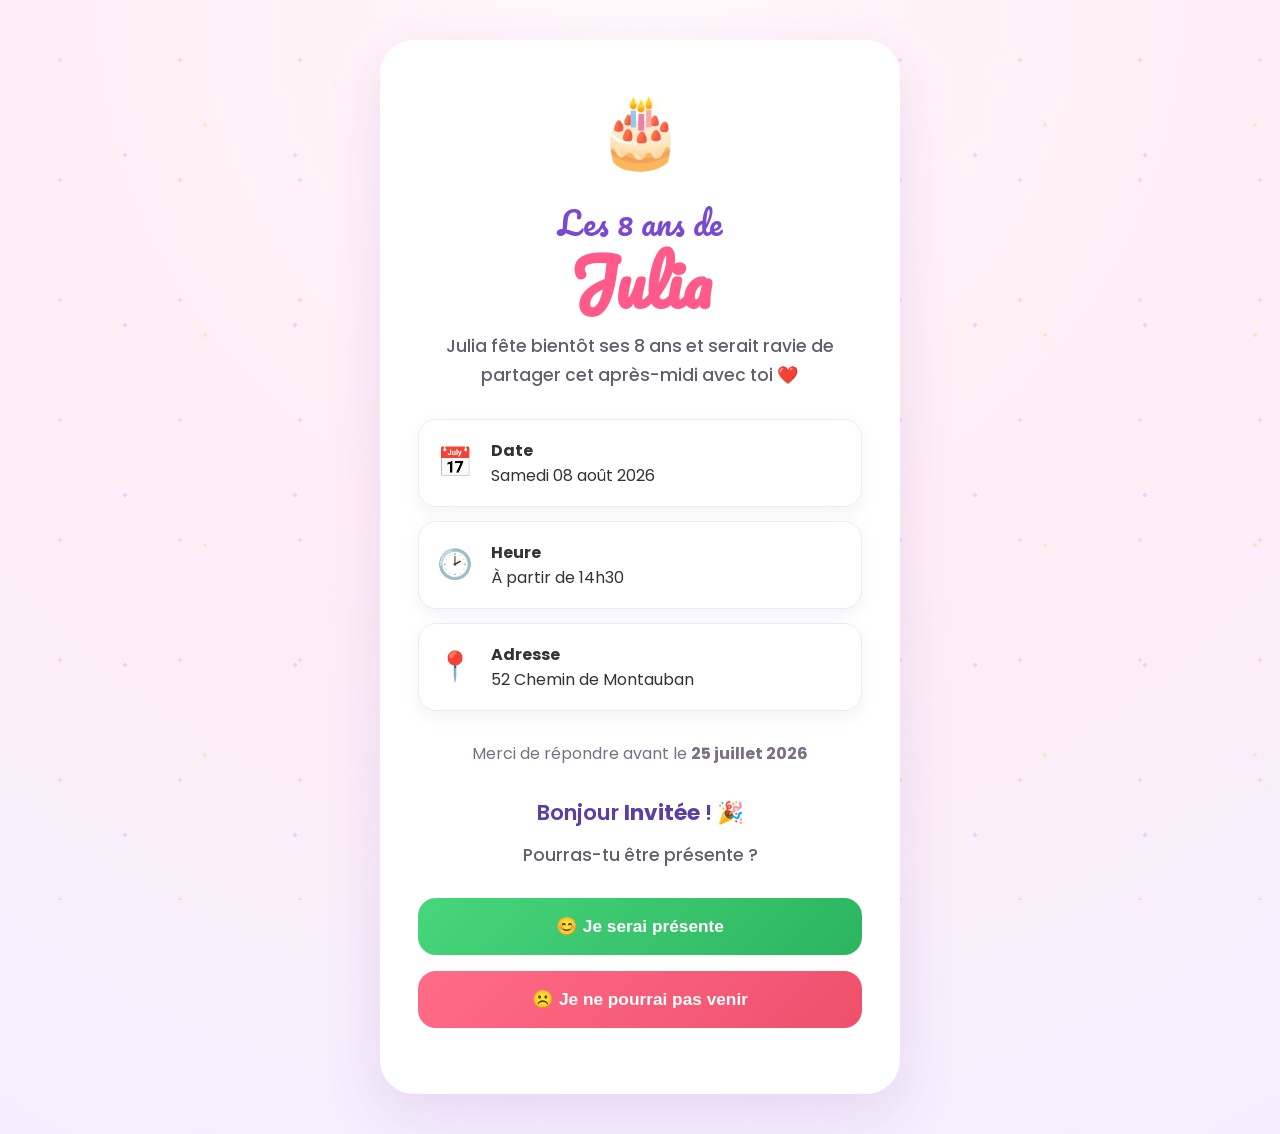
<file: index.html>
<!DOCTYPE html>
<html lang="fr">

<head>

<meta charset="UTF-8">
<meta name="viewport" content="width=device-width, initial-scale=1.0">

<title>Les 8 ans de Julia</title>

<link rel="preconnect" href="https://fonts.googleapis.com">
<link rel="preconnect" href="https://fonts.gstatic.com" crossorigin>

<link href="https://fonts.googleapis.com/css2?family=Poppins:wght@300;400;500;600;700&family=Pacifico&display=swap" rel="stylesheet">

<link rel="stylesheet" href="style.css">

</head>

<body>

<div class="background"></div>

<div class="container">

    <div class="card">

        <div class="cake">
            🎂
        </div>

        <h1>Les 8 ans de</h1>

        <h2 class="julia">
            Julia
        </h2>

        <p class="subtitle">
            Julia fête bientôt ses 8 ans et serait ravie de partager cet après-midi avec toi ❤️
        </p>

        <div class="info">

            <div class="info-card">
                <span class="icon">📅</span>
                <div>
                    <strong>Date</strong><br>
                    Samedi 08 août 2026
                </div>
            </div>

            <div class="info-card">
                <span class="icon">🕑</span>
                <div>
                    <strong>Heure</strong><br>
                    À partir de 14h30
                </div>
            </div>

            <div class="info-card">
                <span class="icon">📍</span>
                <div>
                    <strong>Adresse</strong><br>
                    52 Chemin de Montauban
                </div>
            </div>

        </div>

        <div class="deadline">

            Merci de répondre avant le
            <strong>25 juillet 2026</strong>

        </div>

        <p class="welcome" id="invitee">
            Bonjour !
        </p>

        <p class="subtitle">
            Pourras-tu être présente ?
        </p>

        <div class="buttons">

            <button class="btn yes" onclick="reply('Présente')">
                😊 Je serai présente
            </button>

            <button class="btn no" onclick="reply('Absente')">
                ☹️ Je ne pourrai pas venir
            </button>

        </div>

        <div id="result"></div>

    </div>

</div>

<script src="script.js"></script>
    
</body>

</html>
</file>
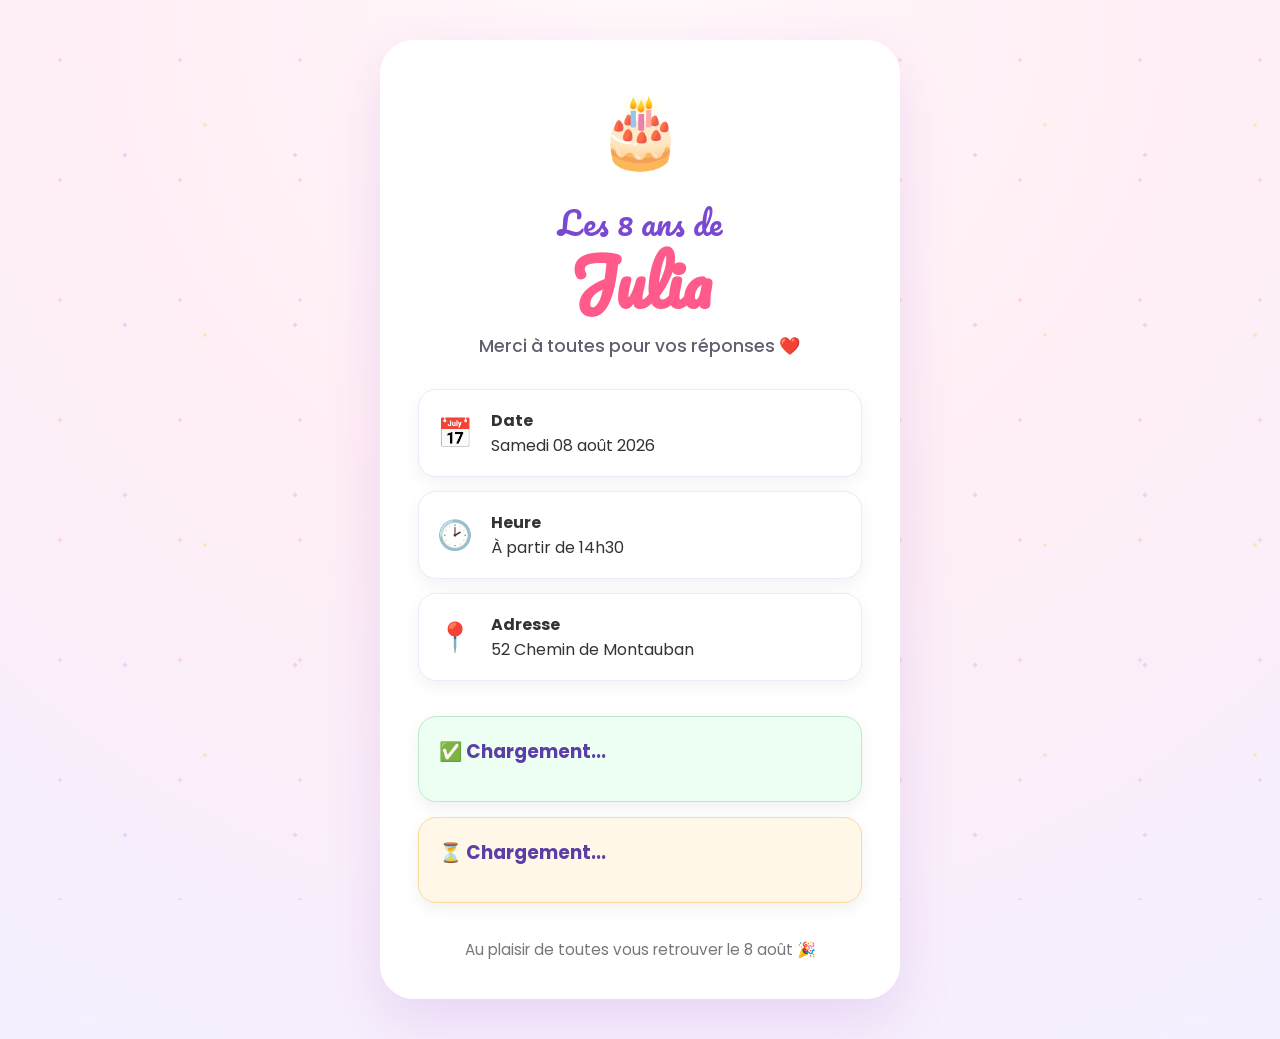
<file: accueil.html>
<!DOCTYPE html>
<html lang="fr">

<head>

<meta charset="UTF-8">
<meta name="viewport" content="width=device-width, initial-scale=1">

<title>Anniversaire de Julia</title>

<link rel="preconnect" href="https://fonts.googleapis.com">
<link rel="preconnect" href="https://fonts.gstatic.com" crossorigin>

<link href="https://fonts.googleapis.com/css2?family=Poppins:wght@300;400;500;600;700&family=Pacifico&display=swap" rel="stylesheet">

<link rel="stylesheet" href="style.css">

<style>

.section{
    margin-top:35px;
}

.list-card{
    border-radius:18px;
    padding:20px;
    margin-top:15px;
    text-align:left;
    box-shadow:0 6px 16px rgba(0,0,0,.06);
}

.presentes{
    background:#ECFFF2;
    border:1px solid #BFE9CD;
}

.attente{
    background:#FFF7E8;
    border:1px solid #FFD998;
}

.list-card h3{
    margin-bottom:15px;
    color:#5C3FA5;
}

.list-card ul{
    margin-left:20px;
    line-height:2;
}

.footer{
    margin-top:35px;
    color:#777;
    font-size:.95rem;
    text-align:center;
}

</style>

</head>

<body>

<div class="background"></div>

<div class="container">

<div class="card">

<div class="cake">
🎂
</div>

<h1>Les 8 ans de</h1>

<h2 class="julia">
Julia
</h2>

<p class="subtitle">
Merci à toutes pour vos réponses ❤️
</p>

<div class="info">

<div class="info-card">

<span class="icon">📅</span>

<div>

<strong>Date</strong><br>

Samedi 08 août 2026

</div>

</div>

<div class="info-card">

<span class="icon">🕑</span>

<div>

<strong>Heure</strong><br>

À partir de 14h30

</div>

</div>

<div class="info-card">

<span class="icon">📍</span>

<div>

<strong>Adresse</strong><br>

52 Chemin de Montauban

</div>

</div>

</div>

<div class="section">

<div class="list-card presentes">

<h3 id="titrePresentes" data-icon="✅">

✅ Chargement...

</h3>

<ul id="presentes">

</ul>

</div>

<div class="list-card attente">

<h3 id="titreAttente" data-icon="⏳">

⏳ Chargement...

</h3>

<ul id="attente">

</ul>

</div>

</div>

<div class="footer">

Au plaisir de toutes vous retrouver le 8 août 🎉

</div>

</div>

</div>

<script src="accueil.js"></script>

</body>

</html>
</file>
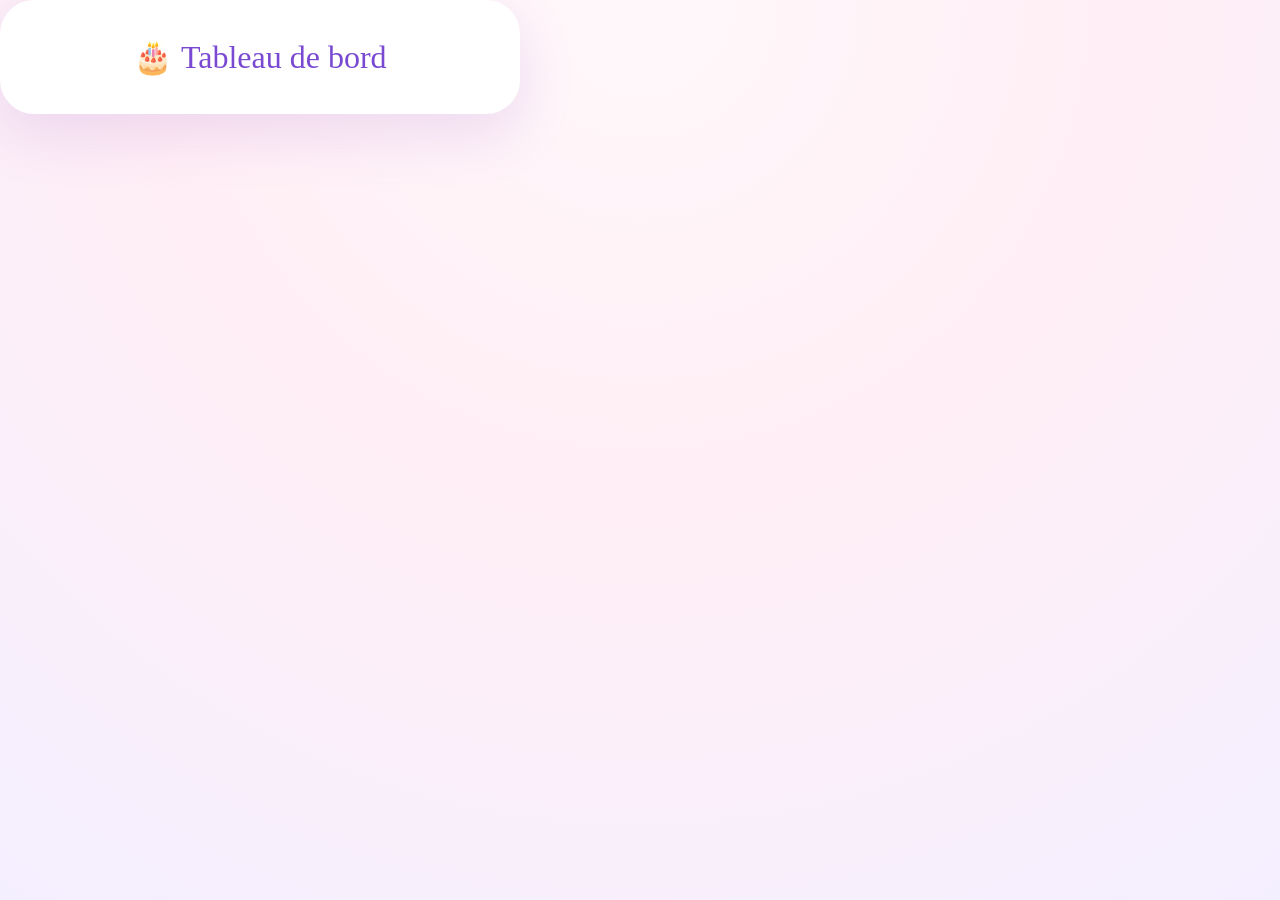
<file: admin.html>
<!DOCTYPE html>
<html lang="fr">
<head>
<meta charset="UTF-8">
<meta name="viewport" content="width=device-width, initial-scale=1.0">
<title>Admin Julia</title>
<link rel="stylesheet" href="style.css">
</head>
<body>
<div class="card">
<h1>🎂 Tableau de bord</h1>
<ul id="list"></ul>
</div>
<script>
const SCRIPT_URL="https://script.google.com/macros/s/AKfycbxK1NPjr9SN03-xPeP3dCTlmptkAIGKIo80QYOjzyO-jwWJtPzWr9n9hT-ILEyQH-aU/exec";

fetch(SCRIPT_URL + "?action=list")
.then(r=>r.json())
.then(data=>{
 const ul=document.getElementById('list');
 data.forEach(i=>{
   const li=document.createElement('li');
   li.textContent=`${i.invitee} : ${i.response || 'En attente'}`;
   ul.appendChild(li);
 });
});
</script>
</body>
</html>
</file>
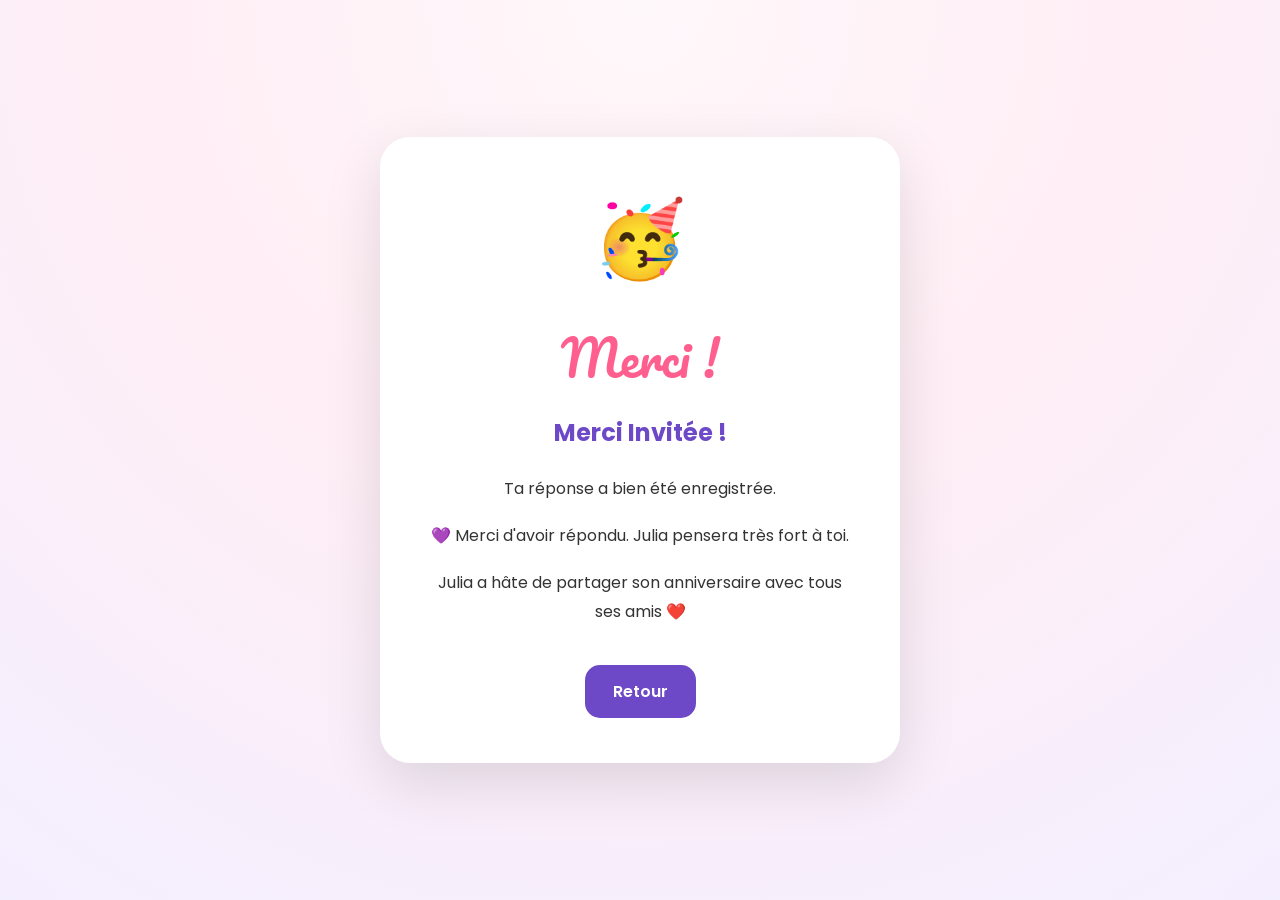
<file: confirmation.html>
<!DOCTYPE html>
<html lang="fr">

<head>

<meta charset="UTF-8">
<meta name="viewport" content="width=device-width, initial-scale=1.0">

<title>Merci ❤️</title>

<link rel="preconnect" href="https://fonts.googleapis.com">
<link rel="preconnect" href="https://fonts.gstatic.com" crossorigin>

<link href="https://fonts.googleapis.com/css2?family=Poppins:wght@300;400;600;700&family=Pacifico&display=swap" rel="stylesheet">

<link rel="stylesheet" href="style.css">

<style>

body{

display:flex;
justify-content:center;
align-items:center;
min-height:100vh;

}

.success-card{

max-width:520px;
width:90%;

background:white;

padding:45px;

border-radius:30px;

text-align:center;

box-shadow:0 20px 60px rgba(0,0,0,.12);

animation:fade .5s ease;

}

.success-card h1{

font-family:"Pacifico",cursive;

font-size:3rem;

color:#ff5f8f;

margin-bottom:15px;

}

.success-card h2{

margin-bottom:25px;

color:#6d49c7;

}

.success-card p{

line-height:1.8;

margin-bottom:18px;

}

.big{

font-size:75px;

margin-bottom:20px;

animation:float 3s ease-in-out infinite;

}

.home{

display:inline-block;

margin-top:20px;

padding:14px 28px;

border-radius:15px;

background:#6d49c7;

color:white;

text-decoration:none;

font-weight:600;

transition:.25s;

}

.home:hover{

transform:translateY(-2px);

}

</style>

</head>

<body>

<div class="success-card">

<div class="big">

🥳

</div>

<h1>

Merci !

</h1>

<h2 id="name">

</h2>

<p>

Ta réponse a bien été enregistrée.

</p>

<p id="message">

</p>

<p>

Julia a hâte de partager son anniversaire avec tous ses amis ❤️

</p>

<a class="home" href="accueil.html">

Retour

</a>

</div>

<script>

const params=new URLSearchParams(location.search);

const invite=params.get("invite") || "Invitée";

const response=params.get("response");

document.getElementById("name").innerHTML=
`Merci <strong>${invite}</strong> !`;

document.getElementById("message").innerHTML=

response==="Présente"

? "🎉 Super nouvelle ! Julia sera très heureuse de te retrouver le 8 août."

: "💜 Merci d'avoir répondu. Julia pensera très fort à toi.";

</script>

</body>

</html>
</file>
<file: style.css>
*{
    margin:0;
    padding:0;
    box-sizing:border-box;
}

body{

    font-family:'Poppins',sans-serif;

    background:
    radial-gradient(circle at top,#fff8fb 0%,#ffeef5 45%,#f4efff 100%);

    min-height:100vh;

    color:#333;

    overflow-x:hidden;

}

.background{

    position:fixed;
    inset:0;

    background-image:
    radial-gradient(#ffb3c7 2px,transparent 2px),
    radial-gradient(#c9b7ff 2px,transparent 2px),
    radial-gradient(#ffd58a 2px,transparent 2px);

    background-size:
    120px 120px,
    170px 170px,
    210px 210px;

    background-position:
    0 0,
    40px 70px,
    100px 20px;

    opacity:.45;

    pointer-events:none;

}

.container{

    display:flex;

    justify-content:center;

    padding:40px 18px;

}

.card{

    width:100%;
    max-width:520px;

    background:white;

    border-radius:34px;

    padding:38px;

    text-align:center;

    box-shadow:
    0 20px 55px rgba(140,74,196,.15);

    position:relative;

    overflow:hidden;

}

.cake{

    font-size:70px;

    margin-bottom:10px;

    animation:float 3s ease-in-out infinite;

}

@keyframes float{

    0%{transform:translateY(0);}
    50%{transform:translateY(-8px);}
    100%{transform:translateY(0);}

}

h1{

    color:#7A49D1;

    font-size:2rem;

    font-family:'Pacifico',cursive;

    font-weight:400;

}

.julia{

    font-family:'Pacifico',cursive;

    color:#FF5A8A;

    font-size:4rem;

    line-height:1;

    margin-bottom:18px;

}

.welcome{

    font-size:1.35rem;

    font-weight:600;

    color:#5c3fa5;

    margin-bottom:12px;

}

.subtitle{

    color:#5F5F6F;

    font-size:1.08rem;

    line-height:1.7;

    font-weight:500;

    margin-bottom:28px;

}

.info{

    display:flex;

    flex-direction:column;

    gap:14px;

    margin-bottom:26px;

}

.info-card{

    display:flex;

    align-items:center;

    gap:18px;

    text-align:left;

    background:#fff;

    border-radius:18px;

    padding:18px;

    border:1px solid #f1e6fb;

    box-shadow:0 6px 18px rgba(0,0,0,.05);

}

.icon{

    font-size:1.8rem;

}

.deadline{

    margin:30px 0;

    color:#7a6f84;

}

.buttons{

    display:flex;

    flex-direction:column;

    gap:16px;

}

.btn{

    border:none;

    border-radius:18px;

    padding:18px;

    font-size:1.08rem;

    font-weight:600;

    cursor:pointer;

    transition:.25s;

}

.btn:hover{

    transform:translateY(-2px);

    box-shadow:0 12px 25px rgba(0,0,0,.12);

}

.yes{

    background:linear-gradient(135deg,#47d67c,#2cb45f);

    color:white;

}

.no{

    background:linear-gradient(135deg,#ff6c88,#ef4f6b);

    color:white;

}

.btn:disabled{

    opacity:.6;

    cursor:not-allowed;

}

#result{

    margin-top:28px;

}

.success{

    background:#eefcf4;

    border:1px solid #b9eccd;

    border-radius:20px;

    padding:22px;

    animation:fade .4s ease;

}

.error{

    background:#fff0f0;

    color:#d64545;

    border:1px solid #ffc4c4;

    border-radius:18px;

    padding:18px;

}

@keyframes fade{

    from{

        opacity:0;
        transform:translateY(15px);

    }

    to{

        opacity:1;
        transform:translateY(0);

    }

}

@media(max-width:600px){

    .card{

        padding:24px;

        border-radius:26px;

    }

    .julia{

        font-size:3.2rem;

    }

    h1{

        font-size:1.6rem;

    }

}
</file>
